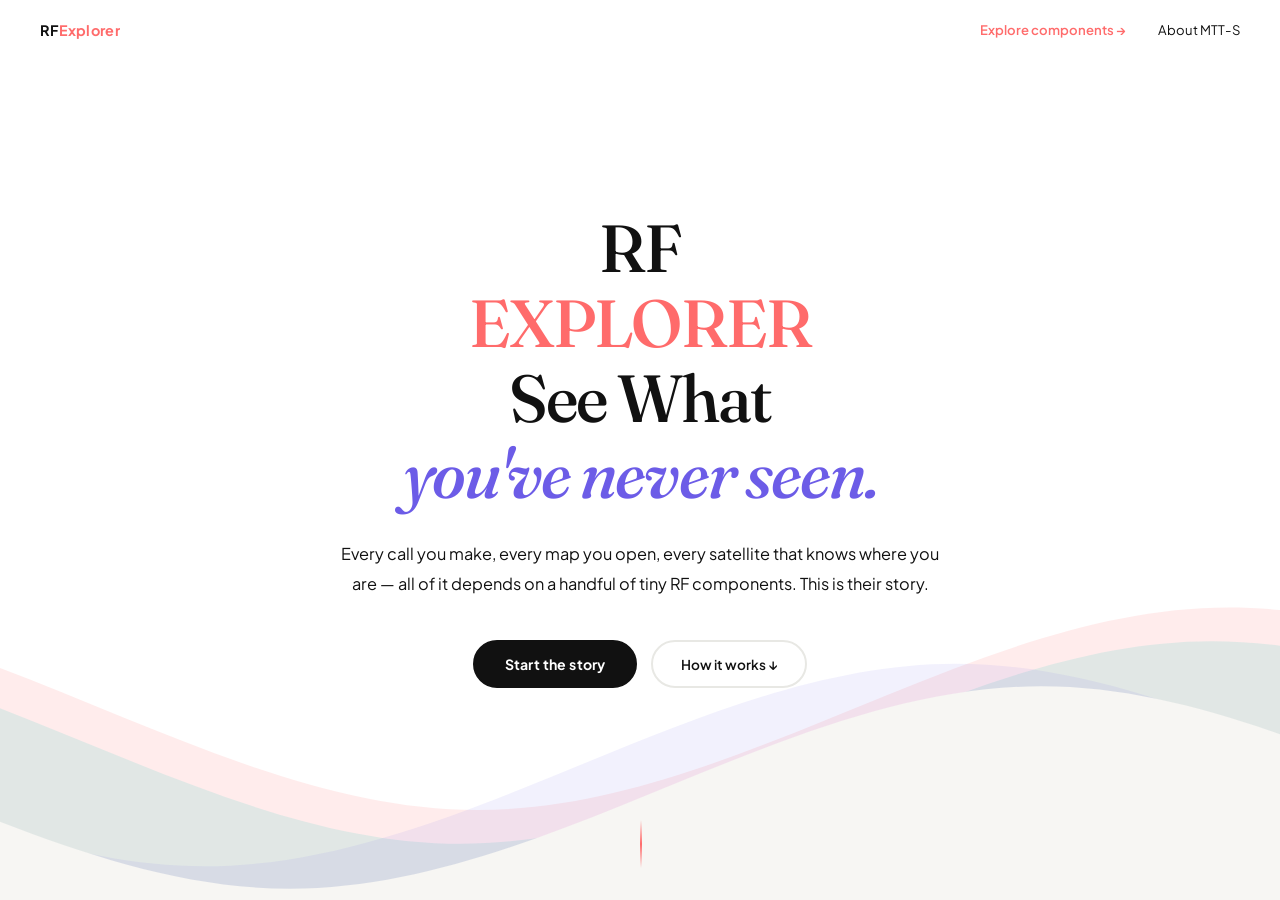
<file: index.html>
<!doctype html>
<html lang="en">
  <head>
    <meta charset="UTF-8" />
    <meta name="viewport" content="width=device-width, initial-scale=1.0" />
    <title>RF Explorer — The Invisible World Around You</title>

    <link rel="manifest" href="manifest.json" />
    <meta name="theme-color" content="#111111" />
    <link rel="apple-touch-icon" href="icon-192.png" />

    <link rel="stylesheet" href="style.css" />
    <link rel="preconnect" href="https://fonts.googleapis.com" />
    <link rel="preconnect" href="https://fonts.gstatic.com" crossorigin />
    <link
      href="https://fonts.googleapis.com/css2?family=Fraunces:ital,opsz,wght@0,9..144,300;0,9..144,700;0,9..144,800;1,9..144,300;1,9..144,700&family=Plus+Jakarta+Sans:wght@400;500;600;700&display=swap"
      rel="stylesheet"
    />
  </head>
  <body class="page-home">
    <div id="cd"></div>
    <div id="cr"></div>

    <nav class="navbar" id="navbar">
      <a href="index.html" class="nav-brand">RF<span>Explorer</span></a>
      <div class="nav-chapter" id="navChapter"></div>
      <a href="cards.html" class="nav-cta">Explore components →</a>
      <span class="nav-brand" id="navCompName"></span>
      <a href="about.html" class="nav-back">About MTT-S</a>
    </nav>

    <div class="home-snap" id="homeSnap">
      <section class="hs hs-hero" id="secHero" data-chapter="">
        <div class="hero-waves" aria-hidden="true">
          <svg
            class="waves-svg"
            xmlns="http://www.w3.org/2000/svg"
            xmlns:xlink="http://www.w3.org/1999/xlink"
            viewBox="0 24 150 28"
            preserveAspectRatio="none"
            shape-rendering="auto"
          >
            <defs>
              <path
                id="gentle-wave"
                d="M-160 44c30 0 58-18 88-18s 58 18 88 18 58-18 88-18 58 18 88 18 v44h-352z"
              />
            </defs>
            <g class="parallax-waves">
              <use xlink:href="#gentle-wave" x="40" y="0" class="wave w1" />
              <use xlink:href="#gentle-wave" x="38" y="3" class="wave w2" />
              <use xlink:href="#gentle-wave" x="8" y="5" class="wave w3" />
              <use xlink:href="#gentle-wave" x="18" y="7" class="wave w4" />
            </g>
          </svg>
        </div>

        <div class="hero-body">
          <h1 class="hero-h1">
            <span class="anim-in" style="--d: 0.18s">RF</span>
            <span class="anim-in anim-in--colour" style="--d: 0.32s"
              >EXPLORER</span
            >
            <span class="anim-in" style="--d: 0.46s">See What </span>
            <em class="anim-in anim-in--italic" style="--d: 0.6s"
              >you've never seen.</em
            >
          </h1>
          <p class="hero-sub anim-in" style="--d: 0.76s">
            Every call you make, every map you open, every satellite that knows
            where you are — all of it depends on a handful of tiny RF
            components. This is their story.
          </p>
          <div class="hero-btns anim-in" style="--d: 0.9s">
            <a href="cards.html" class="btn-fill" id="btnStart"
              >Start the story</a
            >
            <button class="btn-outline" id="btnDown">How it works ↓</button>
          </div>
        </div>

        <div class="scroll-line anim-in" style="--d: 1.1s" aria-hidden="true">
          <div class="scroll-line-bar"></div>
        </div>
      </section>

      <section class="hs hs-roadmap" id="secRoadmap" data-chapter="The Roadmap">
        <div class="roadmap-wrap">
          <div class="roadmap-head">
            <span class="tag-label">How the journey works</span>
            <h2 class="roadmap-title">
              Five layers.<br /><em>One complete picture.</em>
            </h2>
          </div>

          <div class="roadmap-track">
            <svg
              class="dotted-line"
              viewBox="0 0 900 4"
              preserveAspectRatio="none"
              xmlns="http://www.w3.org/2000/svg"
              aria-hidden="true"
            >
              <line
                x1="0"
                y1="2"
                x2="900"
                y2="2"
                stroke="#111"
                stroke-width="2"
                stroke-dasharray="6 8"
                class="path-draw"
              />
            </svg>

            <div class="roadmap-nodes">
              <div class="rnode" data-n="1" style="--nc: #ff6b6b">
                <div class="rnode-bubble">
                  <span class="rnode-num">01</span>
                </div>
                <div class="rnode-card">
                  <div class="rnode-tile" style="background: #ff6b6b"></div>
                  <h3>Real Life</h3>
                  <p>Where does it actually live in the real world?</p>
                </div>
              </div>

              <div class="rnode" data-n="2" style="--nc: #4ecdc4">
                <div class="rnode-bubble">
                  <span class="rnode-num">02</span>
                </div>
                <div class="rnode-card rnode-card--up">
                  <div class="rnode-tile" style="background: #4ecdc4"></div>
                  <h3>The Analogy</h3>
                  <p>An everyday object that makes it click.</p>
                </div>
              </div>

              <div class="rnode" data-n="3" style="--nc: #6c5ce7">
                <div class="rnode-bubble">
                  <span class="rnode-num">03</span>
                </div>
                <div class="rnode-card">
                  <div class="rnode-tile" style="background: #6c5ce7"></div>
                  <h3>Physical Form</h3>
                  <p>The actual machined object, photographed.</p>
                </div>
              </div>

              <div class="rnode" data-n="4" style="--nc: #f9ca24">
                <div class="rnode-bubble">
                  <span class="rnode-num">04</span>
                </div>
                <div class="rnode-card rnode-card--up">
                  <div class="rnode-tile" style="background: #f9ca24"></div>
                  <h3>3D Simulation</h3>
                  <p>See the invisible electromagnetic fields inside.</p>
                </div>
              </div>

              <div class="rnode rnode--final" data-n="5" style="--nc: #10ac84">
                <div class="rnode-bubble">
                  <span class="rnode-num">✓</span>
                </div>
                <div class="rnode-card">
                  <div class="rnode-tile" style="background: #10ac84"></div>
                  <h3>Curiosity unlocked</h3>
                  <p>RF makes sense. The invisible world is yours.</p>
                </div>
              </div>
            </div>
          </div>

          <div class="roadmap-cta">
            <a href="cards.html" class="btn-fill"
              >Pick a component to explore</a
            >
          </div>
        </div>
      </section>

      <section
        class="hs hs-about"
        id="secAbout"
        data-chapter="About the Initiative"
      >
        <div class="about-wrap">
          <div class="about-left">
            <span class="tag-label tag-label--light"
              >About this initiative</span
            >
            <h2 class="about-title">
              Making the<br />
              <em>invisible</em> visible<br />
              for the next generation.
            </h2>
            <p class="about-body">
              RF components are the backbone of every modern communication
              system — 5G networks, satellite navigation, radar, medical
              imaging. Yet they stay completely hidden from the people who use
              them most.
            </p>
            <p class="about-body">
              RF Explorer was built to change that. Through real-world context,
              relatable analogies, real fabricated specimens and 3D
              electromagnetic simulations, we turn abstract physics into
              something you can actually see, feel and understand.
            </p>
            <a href="cards.html" class="btn-fill btn-fill--dark"
              >Start exploring →</a
            >
            <div class="socialMediaHandles">
              <div class="socialMediaHandle btn-fill">
                <a
                  target="_blank"
                  href="https://www.instagram.com/ieee.mpmtts.sbcggvbsp?igsh=aHFqNmN4Y3NpbnRr"
                  rel="noopener noreferrer"
                >
                  <svg
                    xmlns="http://www.w3.org/2000/svg"
                    width="16"
                    height="16"
                    fill="currentColor"
                    class="bi bi-instagram"
                    viewBox="0 0 16 16"
                  >
                    <path
                      d="M8 0C5.829 0 5.556.01 4.703.048 3.85.088 3.269.222 2.76.42a3.9 3.9 0 0 0-1.417.923A3.9 3.9 0 0 0 .42 2.76C.222 3.268.087 3.85.048 4.7.01 5.555 0 5.827 0 8.001c0 2.172.01 2.444.048 3.297.04.852.174 1.433.372 1.942.205.526.478.972.923 1.417.444.445.89.719 1.416.923.51.198 1.09.333 1.942.372C5.555 15.99 5.827 16 8 16s2.444-.01 3.298-.048c.851-.04 1.434-.174 1.943-.372a3.9 3.9 0 0 0 1.416-.923c.445-.445.718-.891.923-1.417.197-.509.332-1.09.372-1.942C15.99 10.445 16 10.173 16 8s-.01-2.445-.048-3.299c-.04-.851-.175-1.433-.372-1.941a3.9 3.9 0 0 0-.923-1.417A3.9 3.9 0 0 0 13.24.42c-.51-.198-1.092-.333-1.943-.372C10.443.01 10.172 0 7.998 0zm-.717 1.442h.718c2.136 0 2.389.007 3.232.046.78.035 1.204.166 1.486.275.373.145.64.319.92.599s.453.546.598.92c.11.281.24.705.275 1.485.039.843.047 1.096.047 3.231s-.008 2.389-.047 3.232c-.035.78-.166 1.203-.275 1.485a2.5 2.5 0 0 1-.599.919c-.28.28-.546.453-.92.598-.28.11-.704.24-1.485.276-.843.038-1.096.047-3.232.047s-2.39-.009-3.233-.047c-.78-.036-1.203-.166-1.485-.276a2.5 2.5 0 0 1-.92-.598 2.5 2.5 0 0 1-.6-.92c-.109-.281-.24-.705-.275-1.485-.038-.843-.046-1.096-.046-3.233s.008-2.388.046-3.231c.036-.78.166-1.204.276-1.486.145-.373.319-.64.599-.92s.546-.453.92-.598c.282-.11.705-.24 1.485-.276.738-.034 1.024-.044 2.515-.045zm4.988 1.328a.96.96 0 1 0 0 1.92.96.96 0 0 0 0-1.92m-4.27 1.122a4.109 4.109 0 1 0 0 8.217 4.109 4.109 0 0 0 0-8.217m0 1.441a2.667 2.667 0 1 1 0 5.334 2.667 2.667 0 0 1 0-5.334"
                    />
                  </svg>
                  <span> Follow our journey ↗ </span>
                </a>
              </div>
              <div class="socialMediaHandle btn-fill">
                <a
                  target="_blank"
                  href="https://www.linkedin.com/in/ieee-mtt-s-ggv-sb-chapter-india-7689133b1?utm_source=share_via&utm_content=profile&utm_medium=member_android"
                  rel="noopener noreferrer"
                >
                  <svg
                    xmlns="http://www.w3.org/2000/svg"
                    width="16"
                    height="16"
                    fill="currentColor"
                    class="bi bi-linkedin"
                    viewBox="0 0 16 16"
                  >
                    <path
                      d="M0 1.146C0 .513.526 0 1.175 0h13.65C15.474 0 16 .513 16 1.146v13.708c0 .633-.526 1.146-1.175 1.146H1.175C.526 16 0 15.487 0 14.854zm4.943 12.248V6.169H2.542v7.225zm-1.2-8.212c.837 0 1.358-.554 1.358-1.248-.015-.709-.52-1.248-1.342-1.248S2.4 3.226 2.4 3.934c0 .694.521 1.248 1.327 1.248zm4.908 8.212V9.359c0-.216.016-.432.08-.586.173-.431.568-.878 1.232-.878.869 0 1.216.662 1.216 1.634v3.865h2.401V9.25c0-2.22-1.184-3.252-2.764-3.252-1.274 0-1.845.7-2.165 1.193v.025h-.016l.016-.025V6.169h-2.4c.03.678 0 7.225 0 7.225z"
                    />
                  </svg>
                  <span> Connect with us ↗ </span>
                </a>
              </div>
            </div>
          </div>

          <div class="about-right">
            <div class="stat-tile st1">
              <span class="st-num">8</span>
              <span class="st-label">RF Components</span>
            </div>
            <div class="stat-tile st2">
              <span class="st-num">5</span>
              <span class="st-label">Story layers each</span>
            </div>
            <div class="stat-tile st3">
              <span class="st-num">3D</span>
              <span class="st-label">HFSS Simulations</span>
            </div>
            <div class="stat-tile st4">
              <span class="st-icon">∞</span>
              <span class="st-label">Curiosity sparked</span>
            </div>
          </div>
        </div>
      </section>
    </div>
    <div class="page-veil" id="pageVeil"></div>

    <script src="dataFetch.js"></script>
    <script src="animations.js"></script>
    <script src="main.js"></script>

    <script>
      if ("serviceWorker" in navigator) {
        window.addEventListener("load", () => {
          navigator.serviceWorker
            .register("/sw.js")
            .then((reg) => console.log("Service Worker registered"))
            .catch((err) => console.error("Service Worker failure", err));
        });
      }
    </script>
  </body>
</html>
</file>
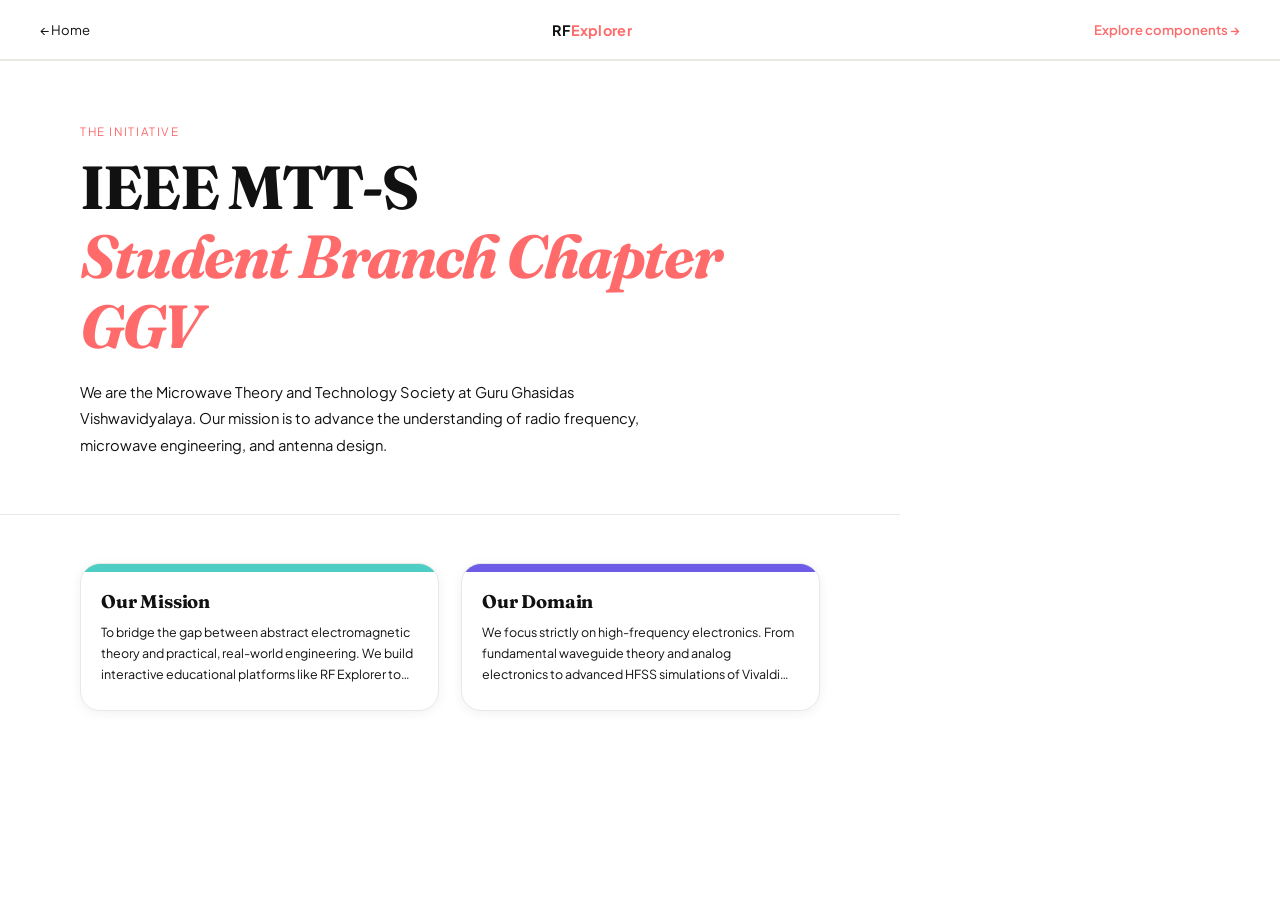
<file: about.html>
<!DOCTYPE html>
<html lang="en">
<head>
  <meta charset="UTF-8"/>
  <meta name="viewport" content="width=device-width, initial-scale=1.0"/>
  <title>RF Explorer — About MTT-S GGV</title>
  <link rel="stylesheet" href="style.css"/>
  <link rel="preconnect" href="https://fonts.googleapis.com"/>
  <link rel="preconnect" href="https://fonts.gstatic.com" crossorigin/>
  <link href="https://fonts.googleapis.com/css2?family=Fraunces:ital,opsz,wght@0,9..144,300;0,9..144,700;0,9..144,800;1,9..144,300;1,9..144,700&family=Plus+Jakarta+Sans:wght@400;500;600;700&display=swap" rel="stylesheet"/>
</head>
<body class="page-cards">

  <div id="cd"></div>
  <div id="cr"></div>

  <nav class="navbar navbar--solid" id="navbar">
    <a href="index.html" class="nav-back">← Home</a>
    <a href="index.html" class="nav-brand">RF<span>Explorer</span></a>
    <a href="cards.html" class="nav-cta">Explore components →</a>
  </nav>

  <div class="cards-page-wrap">

    <header class="cards-hd">
      <p class="cards-hd-pre anim-in" style="--d:.05s">The Initiative</p>
      <h1 class="cards-hd-title anim-in" style="--d:.2s">
        IEEE MTT-S<br/>
        <em>Student Branch Chapter GGV</em>
      </h1>
      <p class="cards-hd-sub anim-in" style="--d:.35s">
        We are the Microwave Theory and Technology Society at Guru Ghasidas Vishwavidyalaya. 
        Our mission is to advance the understanding of radio frequency, microwave engineering, and antenna design.
      </p>
    </header>

    <div class="cards-grid anim-in" style="--d:.5s">
      
      <article class="rf-card">
        <div class="rf-card__colour" style="background: var(--c2);"></div>
        <div class="rf-card__body" style="padding-bottom: 24px;">
          <h2 class="rf-card__name">Our Mission</h2>
          <p class="rf-card__preview">To bridge the gap between abstract electromagnetic theory and practical, real-world engineering. We build interactive educational platforms like RF Explorer to make invisible frequencies visible and intuitive for the next generation of electronics engineers.</p>
        </div>
      </article>

      <article class="rf-card">
        <div class="rf-card__colour" style="background: var(--c3);"></div>
        <div class="rf-card__body" style="padding-bottom: 24px;">
          <h2 class="rf-card__name">Our Domain</h2>
          <p class="rf-card__preview">We focus strictly on high-frequency electronics. From fundamental waveguide theory and analog electronics to advanced HFSS simulations of Vivaldi and patch antennas, we push the boundaries of what students can build and analyze in wireless communication.</p>
        </div>
      </article>

    </div>

  </div>

  <div class="page-veil" id="pageVeil"></div>

  <script src="dataFetch.js"></script>
  <script src="animations.js"></script>
  <script src="main.js"></script>
</body>
</html>
</file>
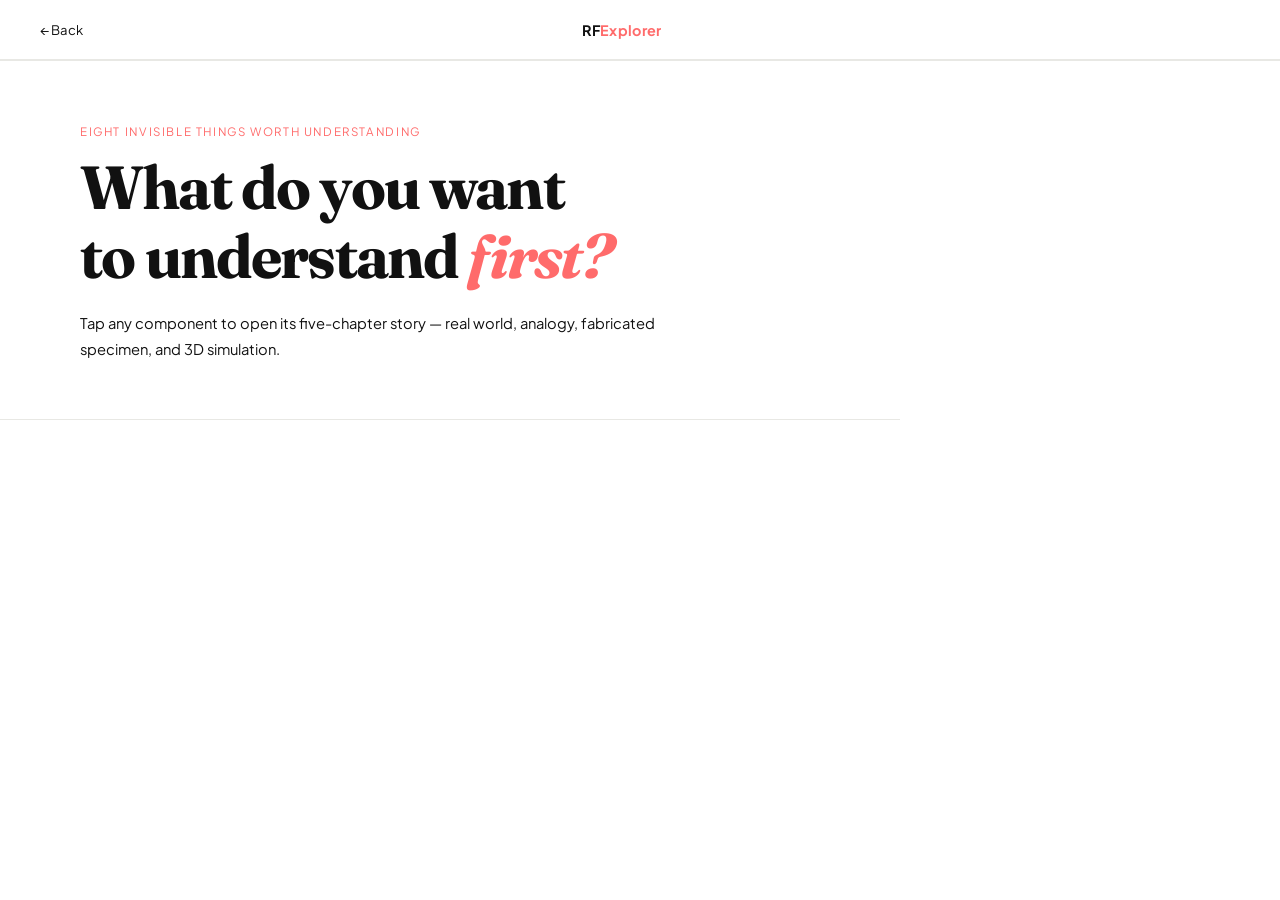
<file: cards.html>
<!DOCTYPE html>
<html lang="en">
<head>
  <meta charset="UTF-8"/>
  <meta name="viewport" content="width=device-width, initial-scale=1.0"/>
  <title>RF Explorer — Choose a Component</title>
  <link rel="stylesheet" href="style.css"/>
  <link rel="preconnect" href="https://fonts.googleapis.com"/>
  <link rel="preconnect" href="https://fonts.gstatic.com" crossorigin/>
  <link href="https://fonts.googleapis.com/css2?family=Fraunces:ital,opsz,wght@0,9..144,300;0,9..144,700;0,9..144,800;1,9..144,300;1,9..144,700&family=Plus+Jakarta+Sans:wght@400;500;600;700&display=swap" rel="stylesheet"/>
</head>
<body class="page-cards">

  <div id="cd"></div>
  <div id="cr"></div>

  <nav class="navbar navbar--solid" id="navbar">
    <a href="index.html" class="nav-back">← Back</a>
    <a href="index.html" class="nav-brand">RF<span>Explorer</span></a>
    <div class="nav-placeholder"></div>
  </nav>

  <div class="cards-page-wrap">

    <!-- Header -->
    <header class="cards-hd">
      <p class="cards-hd-pre anim-in" style="--d:.05s">Eight invisible things worth understanding</p>
      <h1 class="cards-hd-title anim-in" style="--d:.2s">
        What do you want<br/>
        to understand <em>first?</em>
      </h1>
      <p class="cards-hd-sub anim-in" style="--d:.35s">
        Tap any component to open its five-chapter story — 
        real world, analogy, fabricated specimen, and 3D simulation.
      </p>
    </header>
<!-- 
    Loading -->
    <div class="cards-loading" id="cardsLoading">
      <div class="ld-dots">
        <span style="--i:0"></span><span style="--i:1"></span><span style="--i:2"></span>
      </div>
      <p>Loading components…</p>
    </div>

    <!-- Error -->
    <div class="cards-err hidden" id="cardsError">
      <p id="errorMsg">Something went wrong.</p>
      <button class="btn-outline" id="btnRetry">Retry</button>
    </div>

    <!-- GRID -->
    <div class="cards-grid hidden" id="cardsGrid"></div>

  </div>

  <!-- FLIP expand overlay -->
  <div class="flip-overlay" id="flipOverlay" aria-hidden="true">
    <div class="flip-ghost" id="flipGhost"></div>
  </div>

  <div class="page-veil" id="pageVeil"></div>

  <script src="dataFetch.js"></script>
  <script src="animations.js"></script>
  <script src="main.js"></script>
</body>
</html>
</file>
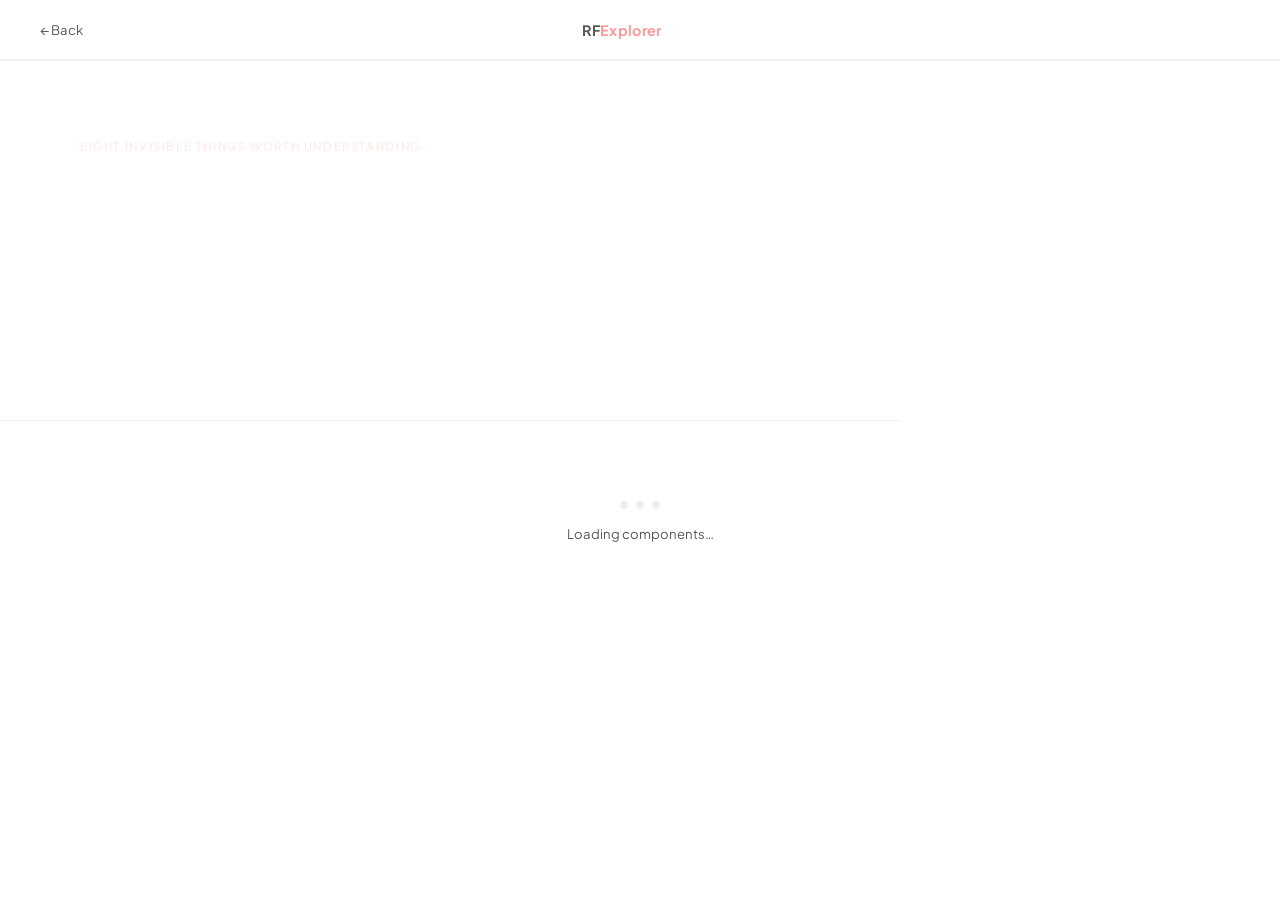
<file: component.html>
<!DOCTYPE html>
<html lang="en">
<head>
  <meta charset="UTF-8"/>
  <meta name="viewport" content="width=device-width, initial-scale=1.0"/>
  <title>RF Explorer — Component Story</title>
  <link rel="stylesheet" href="style.css"/>
  <link rel="preconnect" href="https://fonts.googleapis.com"/>
  <link rel="preconnect" href="https://fonts.gstatic.com" crossorigin/>
  <link href="https://fonts.googleapis.com/css2?family=Fraunces:ital,opsz,wght@0,9..144,300;0,9..144,700;0,9..144,800;1,9..144,300;1,9..144,700&family=Plus+Jakarta+Sans:wght@400;500;600;700&display=swap" rel="stylesheet"/>
</head>
<body class="page-component">

  <div id="cd"></div>
  <div id="cr"></div>

  <!-- Navbar (hidden until past hero) -->
  <nav class="navbar navbar--solid navbar--hidden" id="navbar">
    <a href="cards.html" class="nav-back">← All components</a>
    <span class="nav-brand" id="navCompName">—</span>
    <div class="nav-placeholder"></div>
  </nav>

  <!-- Progress rail -->
  <div class="prog-rail" id="progRail">
    <div class="prog-dots" id="progDots"></div>
  </div>

  <!-- SCROLL CONTAINER -->
  <div class="comp-scroll" id="compScroll">

    <!-- ══ SLIDE 0: HERO HOOK ══ -->
    <section class="cs cs-hero" id="csHero" data-slide="0">
      <!-- Ripple rings -->
     <div class="cs-hero-rings" aria-hidden="true">
        <div class="rf-pulse p1"></div>
        <div class="rf-pulse p2"></div>
        <div class="rf-pulse p3"></div>
        <div class="rf-pulse p4"></div>
      </div>
      <!-- FLIP entry ghost -->
      <div class="entry-ghost" id="entryGhost" aria-hidden="true"></div>

      <div class="cs-hero-content" id="csHeroContent">
        <p class="cs-hook" id="csHook">You're about to understand something invisible</p>
        <h1 class="cs-hero-title" id="csHeroTitle">—</h1>
        <p class="cs-hero-type">RF Component</p>
        <button class="btn-fill btn-begin" id="btnBegin">
          Begin the story <span class="btn-begin-arrow">↓</span>
        </button>
      </div>

      <div class="cs-nav">
        <button class="snav" data-target="1" aria-label="Next">↓</button>
      </div>
    </section>

    <!-- ══ SLIDE 1: REAL LIFE ══ -->
    <section class="cs cs-story cs-story--white" id="csStory1" data-slide="1">
      <div class="cs-story-tag">
        <span class="tag-num">01</span>
        <span>Real-world applications</span>
      </div>
      <div class="cs-split">
        <div class="cs-text">
        <h2 class="cs-title io-anim" style="--io-d:.05s">Where does it<br/><em>actually live?</em></h2>
          <p class="cs-body io-anim" style="--io-d:.1s" id="realLifeText">Loading…</p>
        </div>
        <div class="cs-media io-anim-img" style="--io-d:.15s">
          <div class="media-tile" id="realLifeMedia"></div>
        </div>
      </div>
      <div class="cs-nav">
        <button class="snav snav-up" data-target="0">↑</button>
        <span class="snav-label">01 / 04</span>
        <button class="snav" data-target="2">↓</button>
      </div>
    </section>

    <!-- ══ SLIDE 2: ANALOGY ══ -->
    <section class="cs cs-story cs-story--colour" id="csStory2" data-slide="2">
      <div class="cs-story-tag">
        <span class="tag-num">02</span>
        <span>The analogy</span>
      </div>
      <div class="cs-split cs-split--rev">
        <div class="cs-media io-anim-img" style="--io-d:0s">
          <div class="media-tile media-tile--sq" id="analogyMedia"></div>
        </div>
        <div class="cs-text">
          <h2 class="cs-title io-anim" style="--io-d:.1s">Think of it<br/><em>like this.</em></h2>
          <div class="analogy-chip io-anim" style="--io-d:.15s">
            <span id="analogyLeft">—</span>
            <span class="chip-sep">is like</span>
            <span id="analogyRight">—</span>
          </div>
          <p class="cs-body io-anim" style="--io-d:.2s" id="analogyText">Loading…</p>
        </div>
      </div>
      <div class="cs-nav">
        <button class="snav snav-up" data-target="1">↑</button>
        <span class="snav-label">02 / 04</span>
        <button class="snav" data-target="3">↓</button>
      </div>
    </section>

    <!-- ══ SLIDE 3: FABRICATED ══ -->
    <section class="cs cs-gallery" id="csStory3" data-slide="3">
      <div class="cs-story-tag">
        <span class="tag-num">03</span>
        <span>Fabricated specimens</span>
      </div>
      <div class="cs-gallery-inner">
        <div class="cs-gallery-head">
         
          <h2 class="cs-title io-anim" style="--io-d:.05s">The actual,<br/><em>physical object.</em></h2>
          <p class="cs-body io-anim" style="--io-d:.1s">Real components — machined, etched, and photographed. This is what it looks like in your hands.</p>
        </div>
        <div class="fab-grid" id="fabGrid"></div>
      </div>
      <div class="cs-nav">
        <button class="snav snav-up" data-target="2">↑</button>
        <span class="snav-label">03 / 04</span>
        <button class="snav" data-target="4">↓</button>
      </div>
    </section>

    <!-- ══ SLIDE 4: HFSS ══ -->
    <section class="cs cs-hfss" id="csStory4" data-slide="4">
      <div class="cs-story-tag cs-story-tag--light">
        <span class="tag-num">04</span>
        <span>HFSS 3D simulation</span>
      </div>
      <div class="cs-hfss-inner">
        <div class="cs-hfss-head">
          <h2 class="cs-title cs-title--light io-anim" style="--io-d:.05s">Now see<br/><em>the invisible fields.</em></h2>
          <p class="cs-body cs-body--light io-anim" style="--io-d:.1s">
            This is HFSS — the same tool engineers use to simulate electromagnetic energy. 
            The colours show intensity: <span style="color:#4FC3F7">cool blue = low</span>, 
            <span style="color:#FFD93D">yellow = medium</span>, 
            <span style="color:#FF6B6B">red = high.</span>
          </p>
        </div>
        <div class="hfss-two" id="hfssGrid"></div>
      </div>
      <div class="cs-nav">
        <button class="snav snav-up cs-nav-light" data-target="3">↑</button>
        <span class="snav-label snav-label--light">04 / 04</span>
      </div>
    </section>

  </div><!-- /comp-scroll -->

  <div class="page-veil" id="pageVeil"></div>

  <script src="dataFetch.js"></script>
  <script src="animations.js"></script>
  <script src="main.js"></script>
</body>
</html>
</file>
<file: style.css>
/* ═══════════════════════════════════════════════════════════════
   RF EXPLORER — MASTER STYLESHEET  v3.1
   Aesthetic : White + Colourful tiles · Editorial · Story-driven
   Audience  : 15–19 year olds · Curiosity-first
   ═══════════════════════════════════════════════════════════════ */

/* ── TOKENS ─────────────────────────────────────────────────── */
:root {
  /* Palette */
  --white: #ffffff;
  --off: #f7f6f3;
  --ink: #111111;
  --ink2: #222222;
  --mid: #111111;
  --border: #e8e8e4;

  /* Accents */
  --c1: #ff6b6b;
  --c2: #4ecdc4;
  --c3: #6c5ce7;
  --c4: #f9ca24;
  --c5: #10ac84;
  --c6: #ff8b94;
  --c7: #45b7d1;
  --c8: #f0a500;

  /* Type */
  --serif: "Fraunces", Georgia, serif;
  --sans: "Plus Jakarta Sans", system-ui, sans-serif;

  /* Motion */
  --ease: cubic-bezier(0.25, 0.46, 0.45, 0.94);
  --ease-o: cubic-bezier(0.16, 1, 0.3, 1);
  --ease-b: cubic-bezier(0.34, 1.56, 0.64, 1);

  --nav-h: 60px;
}

/* ── RESET ───────────────────────────────────────────────────── */
::-webkit-scrollbar {
  display: none;
}
* {
  -ms-overflow-style: none;
  scrollbar-width: none;
}
*,
*::before,
*::after {
  box-sizing: border-box;
  margin: 0;
  padding: 0;
}
html {
  -webkit-font-smoothing: antialiased;
  scroll-behavior: smooth;
}
body {
  font-family: var(--sans);
  background: var(--white);
  color: var(--ink);
  overflow-x: hidden;
  min-height: 100dvh;
}
img {
  display: block;
  max-width: 100%;
  height: auto;
}
a {
  color: inherit;
  text-decoration: none;
}
button {
  cursor: none;
  font-family: var(--sans);
  background: none;
  border: none;
  color: inherit;
}
a,
button,
.rf-card,
.rnode {
  cursor: none;
}
.hidden {
  display: none !important;
}

/* ═══════════════════════════════════════════════════════════════
   CUSTOM CURSOR
   ═══════════════════════════════════════════════════════════════ */
#cd {
  position: fixed;
  width: 9px;
  height: 9px;
  background: var(--ink);
  border-radius: 50%;
  transform: translate(-50%, -50%);
  pointer-events: none;
  z-index: 99999;
  top: -100px;
  left: -100px;
  mix-blend-mode: difference;
  transition:
    width 180ms var(--ease-o),
    height 180ms var(--ease-o),
    background 180ms;
  will-change: left, top;
}
#cr {
  position: fixed;
  width: 38px;
  height: 38px;
  border: 1.5px solid rgba(17, 17, 17, 0.45);
  border-radius: 50%;
  transform: translate(-50%, -50%);
  pointer-events: none;
  z-index: 99998;
  top: -100px;
  left: -100px;
  transition:
    width 220ms var(--ease-o),
    height 220ms var(--ease-o),
    border-color 220ms,
    opacity 220ms;
  will-change: left, top;
}
#cd.h {
  width: 14px;
  height: 14px;
}
#cr.h {
  width: 58px;
  height: 58px;
  border-color: var(--c1);
  border-width: 2px;
  opacity: 0.6;
}

/* ── PAGE VEIL ───────────────────────────────────────────────── */
.page-veil {
  position: fixed;
  inset: 0;
  background: var(--white);
  z-index: 8000;
  pointer-events: none;
  opacity: 0;
  transition: opacity 480ms var(--ease-o);
}
.page-veil.is-visible {
  opacity: 1;
  pointer-events: all;
}

/* ── ENTRY ANIMATIONS ────────────────────────────────────────── */
.anim-in {
  opacity: 0;
  transform: translateY(20px);
  animation: anim-rise 0.7s var(--ease-o) both;
  animation-delay: var(--d, 0s);
}
.anim-in--colour {
  color: var(--c1) !important;
}
.anim-in--italic {
  font-style: italic;
  color: var(--c3) !important;
}
@keyframes anim-rise {
  to {
    opacity: 1;
    transform: translateY(0);
  }
}

/* IntersectionObserver trigger classes */
.io-anim {
  opacity: 0;
  transform: translateY(28px);
  transition:
    opacity 650ms var(--ease-o),
    transform 650ms var(--ease-o);
  transition-delay: var(--io-d, 0s);
  will-change: transform, opacity;
}
.io-anim-img {
  opacity: 0;
  clip-path: inset(30% 10% 30% 10% round 40px);
  transform: scale(0.85) translateY(40px);
  transition:
    opacity 700ms var(--ease-o),
    transform 900ms var(--ease-o),
    clip-path 900ms var(--ease-o);
  transition-delay: var(--io-d, 0s);
  will-change: transform, opacity, clip-path;
}
.io-anim.is-vis {
  opacity: 1;
  transform: translateY(0);
}
.io-anim-img.is-vis {
  opacity: 1;
  clip-path: inset(0% 0% 0% 0% round 18px);
  transform: scale(1) translateY(0);
}

/* ═══════════════════════════════════════════════════════════════
   NAVBAR
   ═══════════════════════════════════════════════════════════════ */
.navbar {
  position: fixed;
  top: 0;
  left: 0;
  right: 0;
  height: var(--nav-h);
  display: flex;
  align-items: center;
  justify-content: space-between;
  padding: 0 40px;
  gap: 16px;
  z-index: 1000;
  background: transparent;
  transition:
    background 300ms,
    border-color 300ms,
    box-shadow 300ms;
  border-bottom: 1px solid transparent;
}
.navbar > * {
  min-width: 0;
}
.navbar--solid,
.navbar.is-scrolled {
  background: rgba(255, 255, 255, 0.92);
  backdrop-filter: blur(20px) saturate(1.4);
  border-color: var(--border);
  box-shadow: 0 1px 0 var(--border);
}
.navbar--hidden {
  transform: translateY(-110%);
  opacity: 0;
  transition:
    transform 380ms var(--ease),
    opacity 380ms var(--ease),
    background 300ms,
    border-color 300ms;
}
.navbar--hidden.is-visible {
  transform: translateY(0);
  opacity: 1;
}

.nav-brand {
  font-family: var(--sans);
  font-weight: 700;
  font-size: 0.9rem;
  color: var(--ink);
  letter-spacing: 0.02em;
  white-space: nowrap;
  overflow: hidden;
  text-overflow: ellipsis;
}
.nav-brand span {
  color: var(--c1);
}
.nav-chapter,
.nav-back,
.nav-cta,
.nav-placeholder {
  font-size: 0.82rem;
  color: var(--mid);
}
.nav-chapter {
  flex: 1 1 auto;
  text-align: center;
  white-space: nowrap;
  overflow: hidden;
  text-overflow: ellipsis;
}
.nav-back:hover,
.nav-cta:hover {
  color: var(--ink);
}
.nav-back,
.nav-cta {
  white-space: nowrap;
}
.nav-cta {
  color: var(--c1);
  font-weight: 600;
}
.nav-placeholder {
  min-width: 80px;
}

@media (max-width: 980px) {
  .navbar {
    padding: 0 24px;
    gap: 12px;
  }

  .nav-chapter,
  .nav-back,
  .nav-cta,
  .nav-placeholder,
  .nav-brand {
    font-size: 0.78rem;
  }
}

@media (max-width: 760px) {
  .navbar {
    height: auto;
    min-height: var(--nav-h);
    padding: 12px 16px;
    flex-wrap: wrap;
    align-items: center;
  }

  .nav-chapter,
  .nav-placeholder {
    display: none;
  }

  .navbar .nav-brand:first-of-type,
  .navbar .nav-back {
    flex: 1 1 calc(50% - 8px);
  }

  .navbar .nav-brand:first-of-type {
    order: 1;
  }

  .navbar .nav-back {
    order: 2;
    text-align: right;
  }

  .nav-cta {
    order: 3;
    flex: 1 1 100%;
    text-align: left;
  }

  #navCompName.nav-brand {
    order: 3;
    flex: 1 1 100%;
    font-size: 0.82rem;
  }
}

@media (max-width: 520px) {
  .navbar {
    padding: 10px 14px;
    gap: 8px 12px;
  }

  .nav-brand {
    max-width: 48vw;
  }

  .nav-back,
  .nav-cta,
  #navCompName.nav-brand {
    font-size: 0.74rem;
  }
}

/* ═══════════════════════════════════════════════════════════════
   SHARED BUTTONS
   ═══════════════════════════════════════════════════════════════ */
.btn-fill {
  display: inline-flex;
  align-items: center;
  gap: 8px;
  font-family: var(--sans);
  font-size: 0.88rem;
  font-weight: 700;
  letter-spacing: 0.01em;
  color: var(--white);
  background: var(--ink);
  padding: 13px 30px;
  border-radius: 100px;
  border: 2px solid var(--ink);
  transition:
    background 200ms,
    color 200ms,
    transform 200ms var(--ease-b);
  will-change: transform;
}
.btn-fill:hover {
  background: var(--c1);
  border-color: var(--c1);
  transform: scale(1.03);
}
.btn-fill:active {
  transform: scale(0.97);
}
.btn-fill--dark {
  background: #111;
  color: #fff;
  border-color: #111;
}
.btn-fill--dark:hover {
  background: var(--c1);
  border-color: var(--c1);
}
.btn-fill--light {
  background: var(--white);
  color: var(--ink);
  border-color: var(--white);
}
.btn-fill--light:hover {
  background: var(--off);
}

.btn-outline {
  display: inline-flex;
  align-items: center;
  gap: 6px;
  font-family: var(--sans);
  font-size: 0.85rem;
  font-weight: 600;
  color: var(--ink);
  border: 2px solid var(--border);
  padding: 13px 28px;
  border-radius: 100px;
  transition:
    border-color 200ms,
    color 200ms;
}
.btn-outline:hover {
  border-color: var(--ink);
}

.tag-label {
  display: inline-block;
  font-size: 0.68rem;
  font-weight: 700;
  letter-spacing: 0.14em;
  text-transform: uppercase;
  color: var(--mid);
  margin-bottom: 16px;
}
.tag-label--light {
  color: rgba(255, 255, 255, 0.5);
}

/* ═══════════════════════════════════════════════════════════════
   HOME PAGE
   ═══════════════════════════════════════════════════════════════ */
.home-snap {
  height: 100dvh;
  overflow-y: scroll;
  scroll-snap-type: y mandatory;
  scroll-behavior: smooth;
  overscroll-behavior-y: none;
}
.hs {
  scroll-snap-align: start;
  scroll-snap-stop: always;
  height: 100dvh;
  position: relative;
  display: flex;
  align-items: center;
  justify-content: center;
  overflow: hidden;
}

.hs-hero {
  background: var(--white);
  flex-direction: column;
  text-align: center;
  padding: 0 24px;
}
.hero-waves {
  position: absolute;
  bottom: 0;
  left: 0;
  width: 100%;
  height: 35vh;
  min-height: 250px;
  overflow: hidden;
  pointer-events: none;
  z-index: 1;
}
.waves-svg {
  width: 100%;
  height: 100%;
}
.wave {
  opacity: 0.85;
}
.w1 {
  fill: rgba(255, 107, 107, 0.15);
}
.w2 {
  fill: rgba(78, 205, 196, 0.2);
}
.w3 {
  fill: rgba(108, 92, 231, 0.1);
}
.w4 {
  fill: var(--off);
  opacity: 1;
}

.parallax-waves > use {
  animation: move-forever 25s cubic-bezier(0.55, 0.5, 0.45, 0.5) infinite;
}
.parallax-waves > use:nth-child(1) {
  animation-delay: -2s;
  animation-duration: 7s;
}
.parallax-waves > use:nth-child(2) {
  animation-delay: -3s;
  animation-duration: 10s;
}
.parallax-waves > use:nth-child(3) {
  animation-delay: -4s;
  animation-duration: 13s;
}
.parallax-waves > use:nth-child(4) {
  animation-delay: -5s;
  animation-duration: 20s;
}

@keyframes move-forever {
  0% {
    transform: translate3d(-90px, 0, 0);
  }
  100% {
    transform: translate3d(85px, 0, 0);
  }
}

.hero-body {
  position: relative;
  z-index: 10;
  display: flex;
  flex-direction: column;
  align-items: center;
  max-width: 740px;
  gap: 0;
}
.hero-h1 {
  font-family: var(--serif);
  font-size: clamp(2.6rem, 5.2vw, 5.8rem);
  font-weight: 500;
  line-height: 1.1;
  letter-spacing: -0.03em;
  color: var(--ink);
  margin-bottom: 28px;
  display: flex;
  flex-direction: column;
  gap: 2px;
}
.hero-h1 em {
  font-style: italic;
  color: var(--c3);
}
.hero-sub {
  font-size: clamp(0.85rem, 1.6vw, 1.02rem);
  color: var(--mid);
  line-height: 1.88;
  max-width: 52ch;
  text-align: center;
  margin-bottom: 40px;
}
.hero-btns {
  display: flex;
  gap: 14px;
  flex-wrap: wrap;
  justify-content: center;
}

.scroll-line {
  position: absolute;
  bottom: 32px;
  left: 50%;
  transform: translateX(-50%);
  z-index: 10;
  display: flex;
  flex-direction: column;
  align-items: center;
}
.scroll-line-bar {
  width: 1.5px;
  height: 48px;
  background: linear-gradient(to bottom, transparent, var(--c1), transparent);
  animation: scroll-drop 2.4s ease-in-out infinite;
}
@keyframes scroll-drop {
  0% {
    transform: translateY(-16px);
    opacity: 0;
  }
  40% {
    opacity: 1;
  }
  100% {
    transform: translateY(16px);
    opacity: 0;
  }
}

.hs-roadmap {
  background: var(--off);
  padding: 0 40px;
  border-top: 1px solid var(--border);
}
.roadmap-wrap {
  width: 100%;
  max-width: 1100px;
  display: flex;
  flex-direction: column;
  gap: 0;
  position: relative;
  z-index: 1;
}
.roadmap-head {
  display: flex;
  flex-direction: column;
  align-items: center;
  text-align: center;
  margin-bottom: 48px;
}
.roadmap-title {
  font-family: var(--serif);
  font-size: clamp(1.9rem, 4vw, 3rem);
  font-weight: 400;
  line-height: 1.2;
  letter-spacing: -0.02em;
  color: var(--ink);
}
.roadmap-title em {
  font-style: italic;
  color: var(--c3);
}

.roadmap-track {
  position: relative;
  display: flex;
  flex-direction: column;
  align-items: center;
  width: 100%;
}
.dotted-line {
  position: absolute;
  top: 24px;
  left: 6%;
  right: 6%;
  width: 88%;
  height: 4px;
  overflow: visible;
}
.path-draw {
  stroke-dasharray: 6 8;
  stroke-linecap: round;
}
.hs-roadmap.is-active .path-draw {
  animation: dash-draw 1.2s var(--ease-o) both;
}
@keyframes dash-draw {
  from {
    stroke-dashoffset: 900;
  }
  to {
    stroke-dashoffset: 0;
  }
}

.roadmap-nodes {
  display: flex;
  align-items: flex-start;
  justify-content: space-between;
  width: 100%;
  padding-top: 0;
  gap: 0;
}
.rnode {
  display: flex;
  flex-direction: column;
  align-items: center;
  gap: 16px;
  flex: 1;
  position: relative;
  opacity: 0;
  transform: translateY(20px);
  transition:
    opacity 0.55s var(--ease-o),
    transform 0.55s var(--ease-o);
}
.rnode:nth-child(1) {
  transition-delay: 0.15s;
}
.rnode:nth-child(2) {
  transition-delay: 0.3s;
}
.rnode:nth-child(3) {
  transition-delay: 0.45s;
}
.rnode:nth-child(4) {
  transition-delay: 0.6s;
}
.rnode:nth-child(5) {
  transition-delay: 0.75s;
}
.hs-roadmap.is-active .rnode {
  opacity: 1;
  transform: translateY(0);
}

.rnode-bubble {
  width: 48px;
  height: 48px;
  border-radius: 50%;
  background: var(--white);
  border: 2.5px solid var(--nc, var(--c1));
  display: flex;
  align-items: center;
  justify-content: center;
  box-shadow: 0 4px 16px rgba(0, 0, 0, 0.08);
  z-index: 2;
  position: relative;
  transition:
    transform 220ms var(--ease-b),
    box-shadow 220ms;
}
.rnode:hover .rnode-bubble {
  transform: scale(1.15);
  box-shadow: 0 8px 24px rgba(0, 0, 0, 0.14);
}
.rnode-num {
  font-family: var(--sans);
  font-size: 0.8rem;
  font-weight: 700;
  color: var(--nc, var(--c1));
}

.rnode-card {
  background: var(--white);
  border: 1.5px solid var(--border);
  border-radius: 14px;
  padding: 16px;
  max-width: 160px;
  text-align: center;
  box-shadow: 0 4px 20px rgba(0, 0, 0, 0.07);
  margin-top: 8px;
  transition:
    transform 220ms var(--ease-b),
    box-shadow 220ms;
}
.rnode-card--up {
  order: -1;
  margin-top: 0;
  margin-bottom: 8px;
}
.rnode:hover .rnode-card {
  transform: translateY(-4px);
  box-shadow: 0 12px 32px rgba(0, 0, 0, 0.12);
}
.rnode-tile {
  width: 100%;
  height: 6px;
  border-radius: 4px;
  margin-bottom: 10px;
}
.rnode-card h3 {
  font-family: var(--sans);
  font-size: 0.82rem;
  font-weight: 700;
  color: var(--ink);
  margin-bottom: 5px;
}
.rnode-card p {
  font-size: 0.7rem;
  color: var(--mid);
  line-height: 1.5;
}

.roadmap-cta {
  display: flex;
  justify-content: center;
  margin-top: 36px;
}

@media (max-width: 980px) {
  .hs-roadmap {
    padding: 0 28px;
  }
  .roadmap-head {
    margin-bottom: 40px;
  }
  .roadmap-nodes {
    gap: 12px;
  }
  .rnode-card {
    max-width: 140px;
    padding: 14px;
  }
}

@media (max-width: 760px) {
  .hs-roadmap {
    height: auto;
    min-height: 100dvh;
    padding: calc(var(--nav-h) + 40px) 20px 56px;
    align-items: stretch;
  }

  .roadmap-head {
    align-items: flex-start;
    text-align: left;
    margin-bottom: 32px;
  }

  .roadmap-track {
    align-items: stretch;
  }

  .dotted-line {
    display: none;
  }

  .roadmap-track::before {
    content: "";
    position: absolute;
    top: 8px;
    bottom: 8px;
    left: 23px;
    width: 2px;
    background: repeating-linear-gradient(
      to bottom,
      rgba(17, 17, 17, 0.9) 0 6px,
      transparent 6px 14px
    );
    opacity: 0.35;
  }

  .roadmap-nodes {
    flex-direction: column;
    align-items: stretch;
    gap: 18px;
  }

  .rnode {
    width: 100%;
    flex: none;
    flex-direction: row;
    align-items: flex-start;
    gap: 14px;
  }

  .rnode-bubble {
    flex: 0 0 48px;
  }

  .rnode-card,
  .rnode-card--up {
    order: 0;
    margin: 0;
    max-width: none;
    width: 100%;
    text-align: left;
  }

  .rnode-card h3 {
    font-size: 0.92rem;
  }

  .rnode-card p {
    font-size: 0.78rem;
  }

  .roadmap-cta {
    justify-content: flex-start;
    margin-top: 28px;
  }
}

@media (max-width: 520px) {
  .hs-roadmap {
    padding-left: 16px;
    padding-right: 16px;
  }
  .roadmap-title {
    font-size: clamp(1.7rem, 9vw, 2.2rem);
  }
  .rnode {
    gap: 12px;
  }
  .rnode-card {
    padding: 13px;
  }
}

.hs-about {
  background: var(--ink);
  padding: 0 80px;
  border-top: 1px solid #222;
}
.about-wrap {
  display: grid;
  grid-template-columns: 1fr 1fr;
  gap: 80px;
  max-width: 1100px;
  width: 100%;
  align-items: center;
}
@media (max-width: 860px) {
  .hs-about {
    height: auto;
    min-height: 100dvh;
    padding: calc(var(--nav-h) + 40px) 28px 56px;
    align-items: stretch;
    overflow: visible;
  }
  .about-wrap {
    grid-template-columns: 1fr;
    gap: 48px;
    margin: auto 0;
  }
}
.about-left {
  display: flex;
  flex-direction: column;
  gap: 20px;
}
.about-title {
  font-family: var(--serif);
  font-size: clamp(2rem, 4vw, 3.2rem);
  font-weight: 700;
  line-height: 1.18;
  letter-spacing: -0.025em;
  color: var(--white);
}
.about-title em {
  font-style: italic;
  color: var(--c2);
}
.about-body {
  font-size: 0.9rem;
  line-height: 1.88;
  color: rgba(255, 255, 255, 0.55);
  max-width: 48ch;
}

.socialMediaHandle {
  cursor: pointer;
  white-space: nowrap;
}

.socialMediaHandle a {
  display: flex;
  gap: 12px;
}

.socialMediaHandles {
  width: 100%;
  display: flex;
  gap: 3rem;
  align-items: center;
  justify-content: start;
}

@media (max-width: 500px) {
  .socialMediaHandles {
    display: flex;
    flex-direction: column;
    gap: 5px;
    align-items: start;
  }
}

.about-right {
  display: grid;
  grid-template-columns: 1fr 1fr;
  gap: 16px;
}
.stat-tile {
  display: flex;
  flex-direction: column;
  gap: 8px;
  padding: 28px 24px;
  border-radius: 18px;
  position: relative;
  overflow: hidden;
  transition: transform 250ms var(--ease-b);
}
.stat-tile:hover {
  transform: scale(1.03) translateY(-2px);
}
.st1 {
  background: var(--c1);
}
.st2 {
  background: var(--c2);
}
.st3 {
  background: var(--c3);
}
.st4 {
  background: var(--c4);
}
.st-num,
.st-icon {
  font-family: var(--serif);
  font-size: 2.8rem;
  font-weight: 700;
  line-height: 1;
  color: var(--white);
}
.st4 .st-num,
.st4 .st-icon {
  color: var(--ink);
}
.st-label {
  font-size: 0.72rem;
  font-weight: 700;
  letter-spacing: 0.06em;
  text-transform: uppercase;
  color: rgba(255, 255, 255, 0.75);
}
.st4 .st-label {
  color: rgba(0, 0, 0, 0.55);
}

@media (max-width: 560px) {
  .about-right {
    grid-template-columns: 1fr;
  }
}

/* ═══════════════════════════════════════════════════════════════
   CARDS PAGE
   ═══════════════════════════════════════════════════════════════ */
body.page-cards {
  overflow-y: auto;
}

.cards-page-wrap {
  padding: 0;
}
.cards-hd {
  padding: calc(var(--nav-h) + 64px) 80px 56px;
  border-bottom: 1px solid var(--border);
  max-width: 900px;
}



.cards-hd-pre {
  font-size: 0.72rem;
  font-weight: 400;
  letter-spacing: 0.14em;
  text-transform: uppercase;
  color: var(--c1);
  margin-bottom: 14px;
}
.cards-hd-title {
  font-family: var(--serif);
  font-size: clamp(2.2rem, 5vw, 3.8rem);
  font-weight: 700;
  line-height: 1.14;
  letter-spacing: -0.03em;
  color: var(--ink);
  margin-bottom: 18px;
}
.cards-hd-title em {
  font-style: italic;
  color: var(--c1);
}
.cards-hd-sub {
  font-size: 0.92rem;
  color: var(--mid);
  line-height: 1.8;
  max-width: 54ch;
}

.cards-loading {
  padding: 80px;
  display: flex;
  flex-direction: column;
  align-items: center;
  gap: 16px;
}
.ld-dots {
  display: flex;
  gap: 8px;
}
.ld-dots span {
  width: 8px;
  height: 8px;
  border-radius: 50%;
  background: var(--border);
  animation: ld-bounce 1.2s ease-in-out infinite;
  animation-delay: calc(var(--i) * 0.18s);
}
@keyframes ld-bounce {
  0%,
  80%,
  100% {
    transform: scale(1);
    background: var(--border);
  }
  40% {
    transform: scale(1.4);
    background: var(--c1);
  }
}
.cards-loading p {
  font-size: 0.82rem;
  color: var(--mid);
}

.cards-err {
  padding: 60px 80px;
  text-align: center;
  display: flex;
  flex-direction: column;
  align-items: center;
  gap: 16px;
}
.cards-err p {
  color: var(--mid);
}

.cards-grid {
  padding: 48px 80px 100px;
  display: grid;
  grid-template-columns: repeat(auto-fill, minmax(290px, 1fr));
  gap: 22px;
}
@media (max-width: 680px) {
  .cards-grid {
    padding: 32px 16px 80px;
    gap: 16px;
  }
}

/* ───────────────────────────────────────────────────────────────
   RF CARD
   ─────────────────────────────────────────────────────────────── */
.rf-card {
  position: relative;
  background: var(--white);
  border: 1.5px solid var(--border);
  border-radius: 20px;
  overflow: hidden;
  transform-style: preserve-3d;
  transform: perspective(900px) rotateX(var(--rx, 0deg))
    rotateY(var(--ry, 0deg)) scale3d(var(--sc, 1), var(--sc, 1), 1);
  transition:
    transform 350ms var(--ease-o),
    border-color 250ms,
    box-shadow 350ms;
  will-change: transform;
  animation: card-up 0.5s var(--ease-o) both;
  animation-delay: var(--cd, 0s);
  box-shadow: 0 2px 12px rgba(0, 0, 0, 0.06);
}
@keyframes card-up {
  from {
    opacity: 0;
    transform: perspective(900px) translateY(32px) scale(0.95);
  }
  to {
    opacity: 1;
    transform: perspective(900px) translateY(0) scale(1);
  }
}
.rf-card:hover {
  border-color: transparent;
  box-shadow:
    0 24px 60px rgba(0, 0, 0, 0.14),
    0 0 0 1.5px var(--card-c, var(--c1));
}

.rf-card__colour {
  width: 100%;
  height: 8px;
  background: var(--card-c, var(--c1));
  transition: height 250ms var(--ease-o);
  will-change: filter;
}
.rf-card:hover .rf-card__colour {
  height: 12px;
  animation: hue-spin 2.5s linear infinite;
}
@keyframes hue-spin {
  from {
    filter: hue-rotate(0deg);
  }
  to {
    filter: hue-rotate(360deg);
  }
}

.rf-card__img {
  width: 100%;
  overflow: hidden;
  background: var(--off);
  position: relative;
  transform: translateZ(0);
}
.rf-card__img img {
  width: 100%;
  height: auto;
  object-fit: contain;
  display: block;
  transition: transform 500ms var(--ease-o);
  will-change: transform;
}
.rf-card:hover .rf-card__img img {
  transform: scale(1.06);
}
.rf-card__img-ph {
  position: absolute;
  inset: 0;
  display: flex;
  align-items: center;
  justify-content: center;
  font-size: 3rem;
  background: linear-gradient(135deg, var(--card-c, var(--c1)) 22, white);
}

.rf-card__n {
  position: absolute;
  top: 12px;
  left: 14px;
  z-index: 3;
  font-family: var(--sans);
  font-size: 0.62rem;
  font-weight: 700;
  letter-spacing: 0.08em;
  background: var(--white);
  color: var(--card-c, var(--c1));
  padding: 3px 10px;
  border-radius: 100px;
  box-shadow: 0 2px 8px rgba(0, 0, 0, 0.12);
}

.rf-card__glare {
  position: absolute;
  inset: 0;
  pointer-events: none;
  z-index: 4;
  background: radial-gradient(
    circle at var(--gx, 50%) var(--gy, 50%),
    rgba(255, 255, 255, 0.1) 0%,
    transparent 65%
  );
  opacity: 0;
  transition: opacity 200ms;
  border-radius: inherit;
}
.rf-card:hover .rf-card__glare {
  opacity: 1;
}

.rf-card__body {
  padding: 18px 20px 0;
  transform: translateZ(2px);
}
.rf-card__name {
  font-family: var(--serif);
  font-size: 1.15rem;
  font-weight: 700;
  letter-spacing: -0.01em;
  line-height: 1.3;
  color: var(--ink);
  margin-bottom: 8px;
}
.rf-card__preview {
  font-size: 0.78rem;
  color: var(--mid);
  line-height: 1.7;
  display: -webkit-box;
  -webkit-line-clamp: 3;
  -webkit-box-orient: vertical;
  overflow: hidden;
}

.rf-card__foot {
  display: flex;
  align-items: center;
  justify-content: space-between;
  padding: 14px 20px 18px;
  transform: translateZ(2px);
}
.rf-card__cta {
  display: flex;
  align-items: center;
  gap: 5px;
  font-size: 0.78rem;
  font-weight: 700;
  color: var(--card-c, var(--c1));
  transition: gap 180ms;
}
.rf-card:hover .rf-card__cta {
  gap: 9px;
}
.rf-card__chapters {
  font-size: 0.65rem;
  color: var(--mid);
  letter-spacing: 0.04em;
}

.flip-overlay {
  position: fixed;
  inset: 0;
  z-index: 5000;
  pointer-events: none;
  opacity: 0;
}
.flip-overlay.is-active {
  opacity: 1;
  pointer-events: all;
}
.flip-ghost {
  position: absolute;
  background: var(--white);
  border: 1.5px solid var(--border);
  border-radius: 20px;
  transform-origin: top left;
  will-change: transform, border-radius;
}
.flip-ghost.is-expanding {
  transition:
    transform 580ms var(--ease-o),
    border-radius 580ms var(--ease-o),
    opacity 160ms ease 480ms;
  transform: none !important;
  border-radius: 0 !important;
  opacity: 0;
}

/* ═══════════════════════════════════════════════════════════════
   COMPONENT PAGE (Premium Editorial Layout)
   ═══════════════════════════════════════════════════════════════ */
body.page-component {
  overflow: hidden;
}

.comp-scroll {
  height: 100dvh;
  overflow-y: scroll;
  scroll-behavior: smooth;
  overscroll-behavior-y: none;
}
.cs {
  min-height: 100dvh;
  height: auto;
  position: relative;
  display: flex;
  flex-direction: column;
  justify-content: center;
  padding: 80px 0;
}

/* Hide Arrow Nav */
.cs-nav {
  display: none !important;
}

/* Progress rail */
.prog-rail {
  position: fixed;
  right: 24px;
  top: 50%;
  transform: translateY(-50%);
  z-index: 500;
}
.prog-dots {
  display: flex;
  flex-direction: column;
  gap: 10px;
}
.p-dot {
  width: 7px;
  height: 7px;
  border-radius: 50%;
  cursor: none;
  background: var(--border);
  border: 1.5px solid var(--border);
  transition:
    background 250ms,
    transform 250ms var(--ease-b),
    border-color 250ms;
}
.p-dot.is-a {
  background: var(--ink);
  border-color: var(--ink);
  transform: scale(1.5);
}

/* Story tag */
.cs-story-tag {
  position: absolute;
  top: calc(var(--nav-h) + 18px);
  left: 80px;
  display: flex;
  align-items: center;
  gap: 12px;
  z-index: 10;
  font-size: 0.7rem;
  font-weight: 700;
  letter-spacing: 0.1em;
  text-transform: uppercase;
  color: var(--mid);
}
.cs-story-tag--light {
  color: rgba(255, 255, 255, 0.45);
}
.tag-num {
  width: 26px;
  height: 26px;
  border-radius: 50%;
  background: var(--ink);
  color: var(--white);
  display: flex;
  align-items: center;
  justify-content: center;
  font-size: 0.62rem;
  font-weight: 700;
}
@media (max-width: 700px) {
  .cs-story-tag {
    left: 24px;
  }
}

/* ── HERO SLIDE ── */
.cs-hero {
  background: var(--white);
  align-items: center;
  justify-content: center;
  text-align: center;
}
.cs-hero-rings {
  position: absolute;
  inset: 0;
  overflow: hidden;
  opacity: 0.85;
  z-index: 0;
  pointer-events: none;
  background-image:
    radial-gradient(
      circle at 50% 50%,
      rgba(108, 92, 231, 0.04) 0%,
      transparent 60%
    ),
    linear-gradient(rgba(17, 17, 17, 0.04) 1px, transparent 1px),
    linear-gradient(90deg, rgba(17, 17, 17, 0.04) 1px, transparent 1px);
  background-size:
    100% 100%,
    40px 40px,
    40px 40px;
  background-position: center, center, center;
  mask-image: linear-gradient(to bottom, black 40%, transparent 100%);
}

.rf-pulse {
  position: absolute;
  border-radius: 100px;
  opacity: 0;
  will-change: transform, opacity;
}
.p1 {
  width: 2px;
  height: 80px;
  bottom: -80px;
  left: 20%;
  background: var(--c2);
  box-shadow: 0 0 15px var(--c2);
  animation: pulse-up 4s cubic-bezier(0.16, 1, 0.3, 1) infinite 0.5s;
}
.p2 {
  width: 120px;
  height: 2px;
  top: 30%;
  left: -120px;
  background: var(--c1);
  box-shadow: 0 0 15px var(--c1);
  animation: pulse-right 6s cubic-bezier(0.16, 1, 0.3, 1) infinite 1.2s;
}
.p3 {
  width: 2px;
  height: 100px;
  bottom: -100px;
  left: 75%;
  background: var(--c3);
  box-shadow: 0 0 15px var(--c3);
  animation: pulse-up 5s cubic-bezier(0.16, 1, 0.3, 1) infinite 2.8s;
}
.p4 {
  width: 60px;
  height: 2px;
  top: 65%;
  right: -60px;
  background: var(--c4);
  box-shadow: 0 0 15px var(--c4);
  animation: pulse-left 4.5s cubic-bezier(0.16, 1, 0.3, 1) infinite 0s;
}

@keyframes pulse-up {
  0% {
    transform: translateY(0);
    opacity: 0;
  }
  10% {
    opacity: 0.6;
  }
  80% {
    opacity: 0;
  }
  100% {
    transform: translateY(-100vh);
    opacity: 0;
  }
}
@keyframes pulse-right {
  0% {
    transform: translateX(0);
    opacity: 0;
  }
  10% {
    opacity: 0.6;
  }
  80% {
    opacity: 0;
  }
  100% {
    transform: translateX(100vw);
    opacity: 0;
  }
}
@keyframes pulse-left {
  0% {
    transform: translateX(0);
    opacity: 0;
  }
  10% {
    opacity: 0.6;
  }
  80% {
    opacity: 0;
  }
  100% {
    transform: translateX(-100vw);
    opacity: 0;
  }
}
.entry-ghost {
  position: absolute;
  inset: 0;
  background: var(--white);
  border-radius: 20px;
  z-index: 2;
  opacity: 0;
  pointer-events: none;
  will-change: transform, border-radius, opacity;
  transform-origin: top left;
}
.entry-ghost.is-expanding {
  transition:
    transform 600ms var(--ease-o),
    border-radius 600ms var(--ease-o);
  transform: none !important;
  border-radius: 0 !important;
}
.entry-ghost.is-fading {
  transition: opacity 320ms ease;
  opacity: 0 !important;
}
.cs-hero-content {
  position: relative;
  z-index: 10;
  padding: 0 24px;
  opacity: 0;
  transform: translateY(16px);
  transition:
    opacity 600ms var(--ease-o) 0.35s,
    transform 600ms var(--ease-o) 0.35s;
}
.cs-hero-content.is-vis {
  opacity: 1;
  transform: translateY(0);
}
.cs-hook {
  font-size: 0.72rem;
  font-weight: 700;
  letter-spacing: 0.12em;
  text-transform: uppercase;
  color: var(--c1);
  margin-bottom: 18px;
}
.cs-hero-title {
  font-family: var(--serif);
  font-size: clamp(3rem, 9vw, 7.5rem);
  font-weight: 700;
  line-height: 1.04;
  letter-spacing: -0.04em;
  color: var(--ink);
  margin-bottom: 16px;
}
.cs-hero-type {
  font-family: var(--serif);
  font-style: italic;
  font-size: 1rem;
  color: var(--mid);
  margin-bottom: 44px;
}
.btn-begin {
  display: inline-flex;
  align-items: center;
  gap: 10px;
  font-size: 0.88rem;
  font-weight: 700;
  color: var(--ink);
  border: 2px solid var(--border);
  padding: 12px 30px;
  border-radius: 100px;
  background: var(--white);
  transition:
    border-color 200ms,
    background 200ms,
    color 200ms;
}
.btn-begin:hover {
  border-color: var(--ink);
  background: var(--ink);
  color: var(--white);
}
.btn-begin-arrow {
  animation: bounce-dn 1.6s ease-in-out infinite;
  display: inline-block;
}
@keyframes bounce-dn {
  0%,
  100% {
    transform: translateY(0);
  }
  50% {
    transform: translateY(5px);
  }
}

/* ── STORY SLIDES ── */
.cs-story {
  background: var(--white);
}
.cs-story--colour {
  background: var(--off);
}

.cs-split {
  flex: 1;
  display: flex;
  align-items: center;
  padding: calc(var(--nav-h)+60px) 80px 90px;
  gap: 64px;
  max-width: 1200px;
  margin: 0 auto;
  width: 100%;
}
.cs-split--rev {
  flex-direction: row-reverse;
}
@media (max-width: 860px) {
  .cs-split {
    flex-direction: column;
    padding: calc(var(--nav-h)+36px) 24px 80px;
    gap: 32px;
  }
  .cs-split--rev {
    flex-direction: column;
  }
}
.cs-text {
  flex: 1;
  display: flex;
  flex-direction: column;
  gap: 0;
}
.big-num {
  font-family: var(--serif);
  font-size: 5rem;
  font-weight: 700;
  line-height: 1;
  color: var(--c1);
  opacity: 0.12;
  letter-spacing: -0.05em;
  margin-bottom: 2px;
  padding-top: 20px;
}
.big-num--light {
  color: var(--white);
  opacity: 0.12;
}
.cs-title {
  font-family: var(--serif);
  font-size: clamp(1.7rem, 3.2vw, 2.7rem);
  font-weight: 700;
  line-height: 1.2;
  letter-spacing: -0.02em;
  color: var(--ink);
  padding-top: 20px;
}
.cs-title em {
  font-style: italic;
  color: var(--c1);
}
.cs-title--light {
  color: var(--white);
}
.cs-title--light em {
  color: var(--c2);
}

/* Editorial text block */
.cs-body {
  font-size: 1.05rem;
  line-height: 1.9;
  color: var(--mid);
  max-width: 58ch;
  white-space: pre-wrap; /* Forces Bullet Points/Formatting */
}
.cs-body--light {
  color: rgba(255, 255, 255, 0.65);
}

/* Analogy chip */
.analogy-chip {
  display: inline-flex;
  align-items: center;
  gap: 10px;
  background: var(--white);
  border: 1.5px solid var(--border);
  border-radius: 12px;
  padding: 11px 18px;
  margin-bottom: 18px;
  flex-wrap: wrap;
}
.analogy-chip > span {
  font-weight: 700;
  font-size: 0.84rem;
  color: var(--ink);
}
.chip-sep {
  font-family: var(--serif);
  font-style: italic;
  color: var(--mid) !important;
  font-weight: 400 !important;
}
#analogyRight {
  color: var(--c1) !important;
}

/* Dynamic Media tile */
.cs-media {
  flex: 1;
  display: flex;
  align-items: center;
  justify-content: center;
}
.media-tile {
  width: 100%;
  max-width: 520px;
  min-height: 250px;
  border-radius: 18px;
  overflow: hidden;
  border: 1.5px solid var(--border);
  background: var(--off);
  position: relative;
}
.media-tile img {
  width: 100%;
  height: auto;
  object-fit: contain;
  display: block;
  transition: transform 500ms var(--ease-o);
}
.media-tile:hover img {
  transform: scale(1.04);
}
.media-tile-ph {
  position: absolute;
  inset: 0;
  display: flex;
  align-items: center;
  justify-content: center;
  font-family: var(--serif);
  font-style: italic;
  color: var(--mid);
  font-size: 0.88rem;
  opacity: 0.6;
}

/* ── GALLERY SLIDE ── */
.cs-gallery {
  background: var(--off);
}
.cs-gallery-inner {
  flex: 1;
  display: flex;
  flex-direction: column;
  padding: calc(var(--nav-h)+52px) 80px 88px;
  gap: 28px;
  max-width: 1200px;
  margin: 0 auto;
  width: 100%;
  justify-content: center;
}
@media (max-width: 680px) {
  .cs-gallery-inner {
    padding: calc(var(--nav-h)+32px) 20px 76px;
  }
}
.cs-gallery-head {
  display: flex;
  flex-direction: column;
  gap: 0;
}
.fab-grid {
  display: grid;
  grid-template-columns: repeat(3, 1fr);
  gap: 14px;
}
@media (max-width: 680px) {
  .fab-grid {
    grid-template-columns: 1fr;
  }
}
.fab-grid .media-tile {
  max-width: none;
}

/* ── HFSS SLIDE ── */
.cs-hfss {
  background: #060a14;
}
.cs-hfss-inner {
  flex: 1;
  display: flex;
  flex-direction: column;
  padding: calc(var(--nav-h)+52px) 80px 88px;
  gap: 28px;
  max-width: 1200px;
  margin: 0 auto;
  width: 100%;
  justify-content: center;
}
@media (max-width: 680px) {
  .cs-hfss-inner {
    padding: calc(var(--nav-h)+32px) 20px 76px;
  }
}
.cs-hfss-head {
  display: flex;
  flex-direction: column;
  gap: 0;
}
.hfss-two {
  display: grid;
  grid-template-columns: repeat(2, 1fr);
  gap: 14px;
}
@media (max-width: 680px) {
  .hfss-two {
    grid-template-columns: 1fr;
  }
}
.hfss-two .media-tile {
  max-width: none;
  border-color: rgba(79, 195, 247, 0.15);
  background: #0a0e1a;
  transform-style: preserve-3d;
  transform: perspective(900px) rotateX(var(--rx, 0deg))
    rotateY(var(--ry, 0deg)) scale(var(--sc, 1));
}
.hfss-two .media-tile::before {
  content: "HFSS";
  position: absolute;
  top: 10px;
  left: 12px;
  z-index: 3;
  font-size: 0.58rem;
  font-weight: 700;
  letter-spacing: 0.12em;
  color: #4fc3f7;
  background: rgba(79, 195, 247, 0.12);
  padding: 3px 8px;
  border-radius: 4px;
  border: 1px solid rgba(79, 195, 247, 0.2);
}
.hfss-footer {
  display: flex;
  justify-content: flex-start;
  padding-top: 8px;
}
</file>
